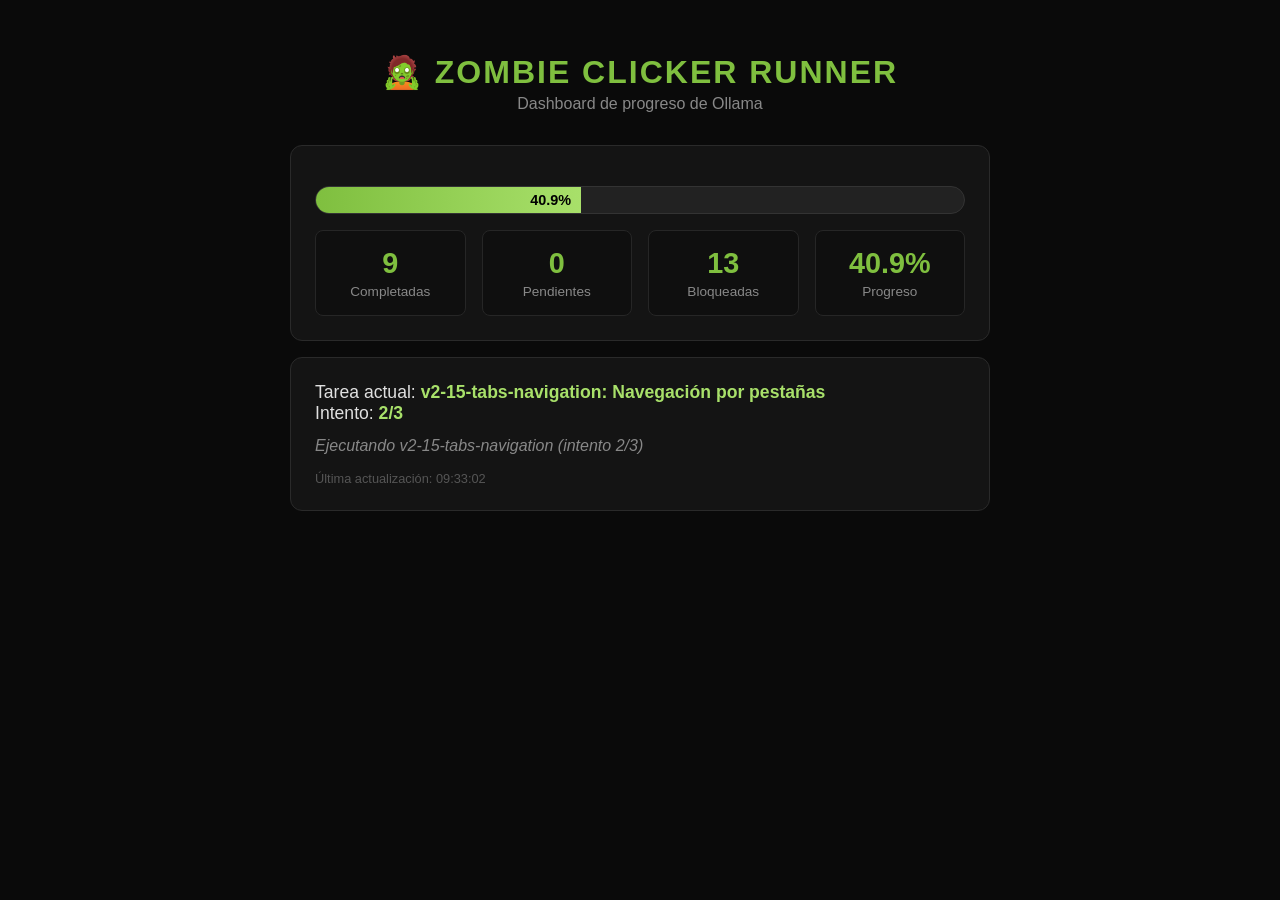
<file: dashboard.html>
<!DOCTYPE html>
<html lang="es">
<head>
  <meta charset="UTF-8">
  <meta name="viewport" content="width=device-width, initial-scale=1.0">
  <title>Zombie Clicker — Runner Dashboard</title>
  <style>
    :root {
      --bg: #0a0a0a;
      --panel: #141414;
      --green: #7fbf3f;
      --green-glow: #a8e06a;
      --red: #c0392b;
      --text: #e0e0e0;
      --muted: #888;
    }
    * { box-sizing: border-box; }
    body {
      margin: 0;
      font-family: 'Segoe UI', Tahoma, Geneva, Verdana, sans-serif;
      background: var(--bg);
      color: var(--text);
      display: flex;
      flex-direction: column;
      align-items: center;
      min-height: 100vh;
      padding: 2rem 1rem;
    }
    h1 {
      font-family: Impact, Haettenschweiler, 'Franklin Gothic Bold', fantasy, sans-serif;
      color: var(--green);
      text-transform: uppercase;
      letter-spacing: 2px;
      margin-bottom: 0.2rem;
    }
    .subtitle { color: var(--muted); margin-bottom: 2rem; }
    .card {
      background: var(--panel);
      border: 1px solid #2a2a2a;
      border-radius: 12px;
      padding: 1.5rem;
      width: 100%;
      max-width: 700px;
      margin-bottom: 1rem;
    }
    .progress-bar {
      width: 100%;
      height: 28px;
      background: #222;
      border-radius: 14px;
      overflow: hidden;
      margin: 1rem 0;
      border: 1px solid #333;
    }
    .progress-fill {
      height: 100%;
      width: 0%;
      background: linear-gradient(90deg, var(--green) 0%, var(--green-glow) 100%);
      transition: width 0.4s ease;
      display: flex;
      align-items: center;
      justify-content: flex-end;
      padding-right: 10px;
      font-weight: bold;
      font-size: 0.9rem;
      color: #000;
    }
    .stats {
      display: grid;
      grid-template-columns: repeat(auto-fit, minmax(120px, 1fr));
      gap: 1rem;
    }
    .stat {
      text-align: center;
      padding: 1rem;
      background: #0f0f0f;
      border-radius: 8px;
      border: 1px solid #262626;
    }
    .stat .value {
      font-size: 1.8rem;
      font-weight: bold;
      color: var(--green);
    }
    .stat .label { color: var(--muted); font-size: 0.85rem; margin-top: 0.3rem; }
    .current {
      font-size: 1.1rem;
      color: var(--text);
    }
    .current span { color: var(--green-glow); font-weight: bold; }
    .message {
      color: var(--muted);
      font-style: italic;
      margin-top: 0.8rem;
    }
    .error { color: var(--red); }
    .updated { color: #555; font-size: 0.8rem; margin-top: 1rem; }
  </style>
</head>
<body>
  <h1>🧟 Zombie Clicker Runner</h1>
  <div class="subtitle">Dashboard de progreso de Ollama</div>

  <div class="card">
    <div class="progress-bar">
      <div class="progress-fill" id="progress-fill">0%</div>
    </div>
    <div class="stats">
      <div class="stat"><div class="value" id="done">0</div><div class="label">Completadas</div></div>
      <div class="stat"><div class="value" id="pending">0</div><div class="label">Pendientes</div></div>
      <div class="stat"><div class="value" id="blocked">0</div><div class="label">Bloqueadas</div></div>
      <div class="stat"><div class="value" id="pct">0%</div><div class="label">Progreso</div></div>
    </div>
  </div>

  <div class="card">
    <div class="current">Tarea actual: <span id="current-task">—</span></div>
    <div class="current">Intento: <span id="current-attempt">—</span></div>
    <div class="message" id="message">Conectando...</div>
    <div class="updated" id="updated">—</div>
  </div>

  <script>
    async function load() {
      try {
        const res = await fetch('dashboard.json?t=' + Date.now());
        if (!res.ok) throw new Error('No se pudo leer dashboard.json');
        const d = await res.json();

        document.getElementById('done').textContent = d.done;
        document.getElementById('pending').textContent = d.pending;
        document.getElementById('blocked').textContent = d.blocked;
        document.getElementById('pct').textContent = d.progress_pct + '%';
        document.getElementById('progress-fill').style.width = d.progress_pct + '%';
        document.getElementById('progress-fill').textContent = d.progress_pct + '%';
        document.getElementById('current-task').textContent = d.current_task || 'Esperando';
        document.getElementById('current-attempt').textContent = d.current_attempt || '—';
        document.getElementById('message').textContent = d.message;
        document.getElementById('updated').textContent = 'Última actualización: ' + d.updated_at;
      } catch (e) {
        document.getElementById('message').textContent = 'Error: ' + e.message;
        document.getElementById('message').classList.add('error');
      }
    }
    load();
    setInterval(load, 2000);
  </script>
</body>
</html>
</file>
